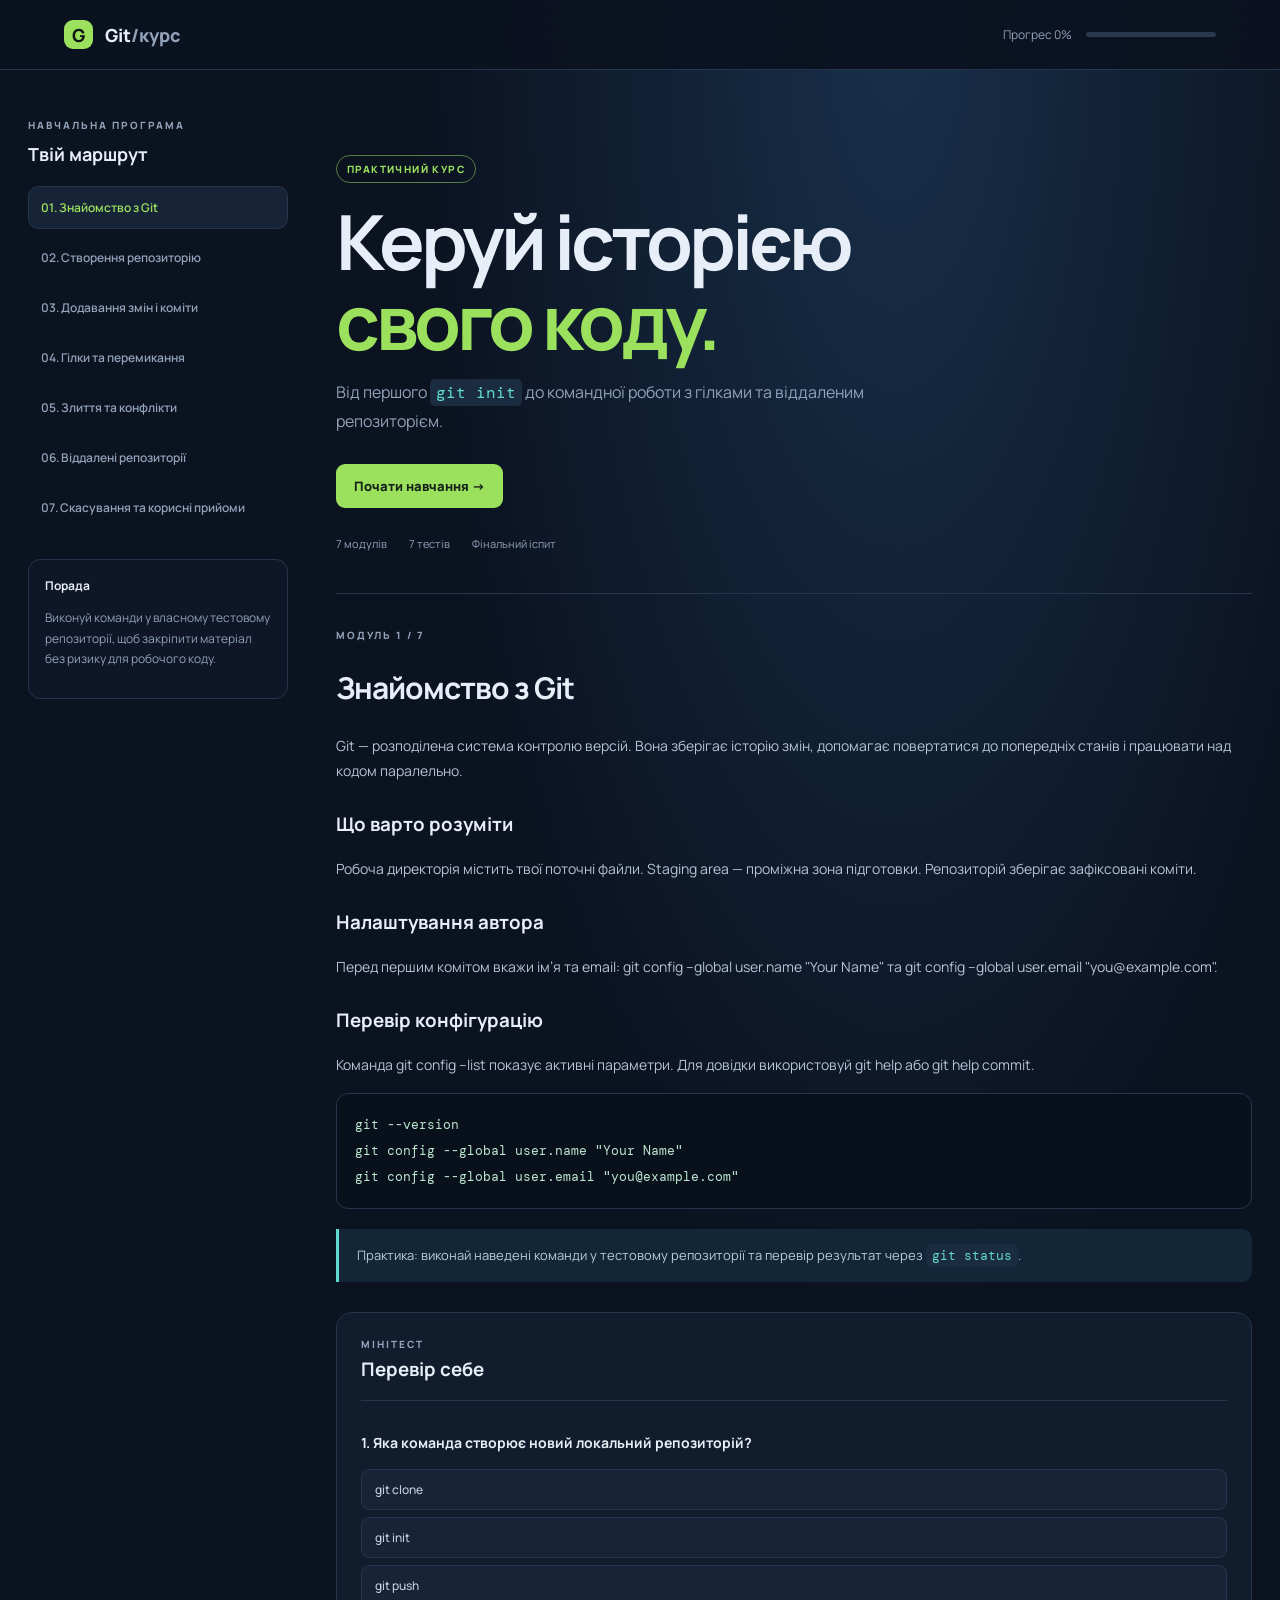
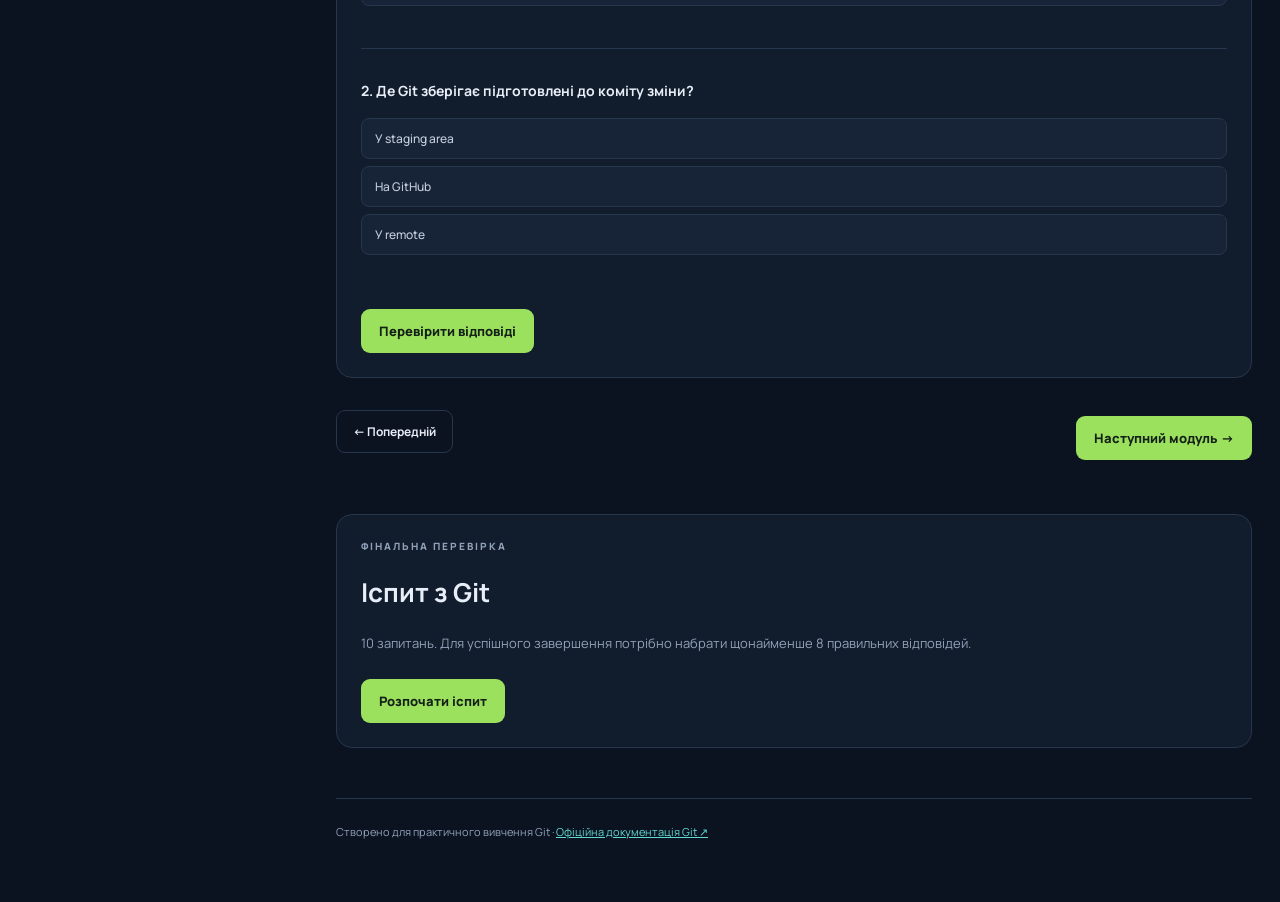
<file: course/index.html>
<!doctype html>
<html lang="uk">
<head>
<meta charset="utf-8"><meta name="viewport" content="width=device-width,initial-scale=1">
<meta name="theme-color" content="#101827"><meta name="description" content="Інтерактивний практичний курс Git українською: команди, гілки, злиття, тести та іспит.">
<title>Git — інтерактивний курс</title><link rel="stylesheet" href="course.css">
</head>
<body>
<header class="top"><a class="brand" href="#home"><span class="mark">G</span> Git<span class="muted">/курс</span></a><div class="topright"><span id="progressLabel">Прогрес 0%</span><div class="progress"><i id="progressBar"></i></div></div></header>
<main id="home" class="layout">
<aside class="sidebar"><p class="eyebrow">НАВЧАЛЬНА ПРОГРАМА</p><h2>Твій маршрут</h2><nav id="moduleNav"></nav><div class="sidebox"><strong>Порада</strong><p>Виконуй команди у власному тестовому репозиторії, щоб закріпити матеріал без ризику для робочого коду.</p></div></aside>
<section class="content"><div class="hero"><span class="pill">ПРАКТИЧНИЙ КУРС</span><h1>Керуй історією<br><span>свого коду.</span></h1><p>Від першого <code>git init</code> до командної роботи з гілками та віддаленим репозиторієм.</p><button id="startBtn" class="primary">Почати навчання <span>→</span></button><div class="hero-meta"><span>7 модулів</span><span>7 тестів</span><span>Фінальний іспит</span></div></div>
<div id="lesson" class="lesson"></div><section class="exam card" id="exam"><div class="eyebrow">ФІНАЛЬНА ПЕРЕВІРКА</div><h2>Іспит з Git</h2><p>10 запитань. Для успішного завершення потрібно набрати щонайменше 8 правильних відповідей.</p><div id="examArea"><button class="primary" id="examStart">Розпочати іспит</button></div></section>
<footer>Створено для практичного вивчення Git · <a href="https://git-scm.com/doc" target="_blank" rel="noreferrer">Офіційна документація Git ↗</a></footer></section>
</main><script src="course.js"></script></body></html>
</file>
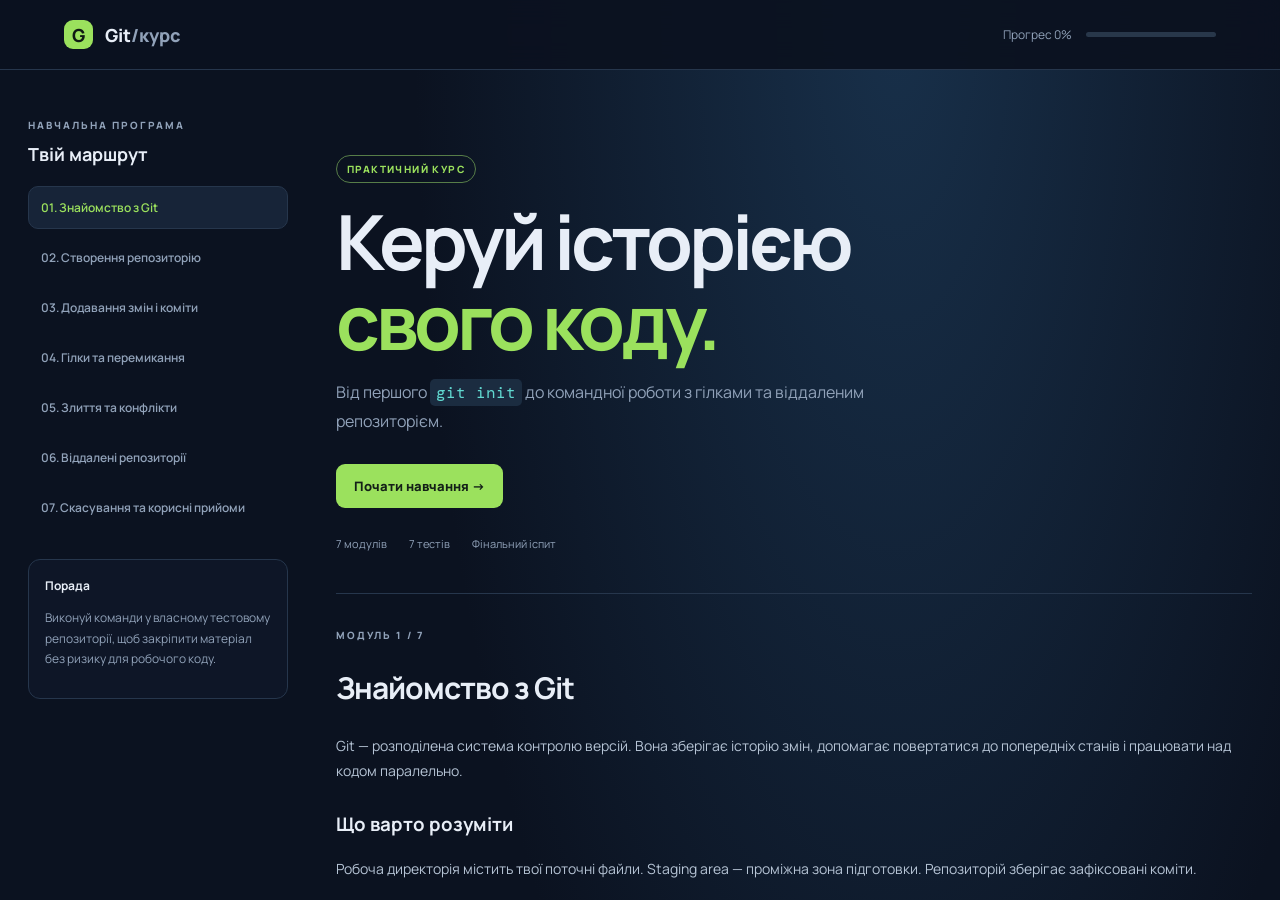
<file: docs/index.html>
<!doctype html>
<html lang="uk">
<head>
<meta charset="utf-8">
<meta name="viewport" content="width=device-width, initial-scale=1">
<meta http-equiv="refresh" content="0; url=./course/">
<link rel="canonical" href="https://ulichigor.github.io/git/course/">
<title>Git — інтерактивний курс</title>
</head>
<body>
<p>Відкриваємо <a href="./course/">інтерактивний курс Git</a>…</p>
</body>
</html>
</file>
<file: course/course.css>
@import url('https://fonts.googleapis.com/css2?family=DM+Mono:wght@400;500&family=Manrope:wght@400;500;600;700;800&display=swap');
:root{color-scheme:dark;--bg:#0b1220;--panel:#111c2d;--panel2:#172438;--line:#26364c;--text:#e8eef7;--muted:#91a2b9;--green:#9be15d;--cyan:#61d9d0;--red:#ff8585}*{box-sizing:border-box}html{scroll-behavior:smooth}body{margin:0;background:radial-gradient(ellipse at 70% 0%,#18304a 0,transparent 38%),var(--bg);color:var(--text);font-family:Manrope, sans-serif}.top{height:70px;border-bottom:1px solid var(--line);display:flex;align-items:center;justify-content:space-between;padding:0 5vw;position:sticky;top:0;background:#0b1220ed;backdrop-filter:blur(14px);z-index:5}.brand{font-weight:800;color:var(--text);text-decoration:none;font-size:18px}.mark{display:inline-grid;place-items:center;background:var(--green);color:#101a14;border-radius:9px;width:29px;height:29px;margin-right:8px}.muted,.eyebrow{color:var(--muted)}.topright{display:flex;align-items:center;gap:14px;font-size:12px;color:var(--muted)}.progress{width:130px;height:5px;background:#28374a;border-radius:10px;overflow:hidden}.progress i{display:block;height:100%;width:0;background:var(--green);transition:width .3s}.layout{max-width:1280px;margin:auto;padding:38px 28px;display:grid;grid-template-columns:260px minmax(0,1fr);gap:48px}.sidebar{position:sticky;top:105px;align-self:start}.eyebrow{font-size:10px;letter-spacing:2px;font-weight:800}.sidebar h2{font-size:18px;margin:8px 0 20px}.sidebar nav{display:grid;gap:7px}.navitem{border:1px solid transparent;background:transparent;color:var(--muted);padding:12px;text-align:left;border-radius:10px;cursor:pointer;font:600 12px Manrope}.navitem.active{background:var(--panel2);border-color:var(--line);color:var(--green)}.navitem.done:after{content:' ✓';color:var(--green);float:right}.sidebox{margin-top:30px;padding:16px;border:1px solid var(--line);border-radius:12px;background:#111c2d88;font-size:12px;color:var(--muted);line-height:1.7}.sidebox strong{color:var(--text)}.content{min-width:0}.hero{padding:48px 0 42px;border-bottom:1px solid var(--line)}.pill{color:var(--green);border:1px solid #577d48;padding:6px 10px;border-radius:30px;font-size:10px;font-weight:800;letter-spacing:1.4px}.hero h1{font-size:clamp(42px,7vw,76px);letter-spacing:-4px;line-height:1.05;margin:24px 0 16px}.hero h1 span{color:var(--green)}.hero p{max-width:550px;color:var(--muted);line-height:1.8}.primary{background:var(--green);color:#142018;border:0;border-radius:9px;padding:13px 18px;font:800 13px Manrope;cursor:pointer;margin-top:12px}.primary:hover{filter:brightness(1.08);transform:translateY(-1px)}.hero-meta{display:flex;gap:22px;margin-top:28px;color:var(--muted);font-size:11px}.lesson{padding:34px 0}.lesson h2{font-size:30px;letter-spacing:-1px}.lesson p,.lesson li{color:#b6c4d5;line-height:1.8;font-size:14px}.lesson h3{margin-top:28px}.lesson code,code{font-family:'DM Mono',monospace;color:var(--cyan);background:#1b2c40;padding:3px 6px;border-radius:5px}.codebox{background:#08101c;border:1px solid var(--line);border-radius:12px;padding:18px;margin:16px 0;font:13px/2 'DM Mono',monospace;color:#bce5ce;overflow:auto}.callout{padding:15px 18px;border-left:3px solid var(--cyan);background:#132638;border-radius:0 10px 10px 0;color:#b9cadb;font-size:13px;line-height:1.7;margin:20px 0}.card{background:var(--panel);border:1px solid var(--line);border-radius:16px;padding:24px;margin:20px 0}.quiz{margin-top:30px}.quiz h3{margin:5px 0 18px}.question{padding:15px 0;border-top:1px solid var(--line)}.question p{color:var(--text);font-weight:700}.answer{display:block;width:100%;text-align:left;background:#172438;border:1px solid var(--line);color:#c4d0df;border-radius:8px;padding:11px 13px;margin:7px 0;cursor:pointer;font:500 12px Manrope}.answer:hover{border-color:var(--cyan)}.answer.correct{border-color:var(--green);color:var(--green)}.answer.wrong{border-color:var(--red);color:var(--red)}.feedback{font-size:12px;color:var(--muted);min-height:20px}.lesson-actions{display:flex;justify-content:space-between;align-items:center;margin-top:26px;gap:10px}.secondary{background:transparent;border:1px solid var(--line);color:var(--text);padding:12px 16px;border-radius:9px;cursor:pointer;font:700 12px Manrope}.exam{margin:20px 0 50px}.exam h2{font-size:26px}.exam p{color:var(--muted);font-size:13px;line-height:1.7}footer{border-top:1px solid var(--line);padding:25px 0;color:var(--muted);font-size:11px}footer a{color:var(--cyan)}@media(max-width:850px){.layout{grid-template-columns:1fr;gap:20px;padding:20px}.sidebar{position:static}.sidebar nav{display:flex;overflow:auto;padding-bottom:8px}.navitem{white-space:nowrap}.sidebox{display:none}.hero{padding-top:30px}.hero h1{letter-spacing:-2px}.top{padding:0 20px}}
</file>
